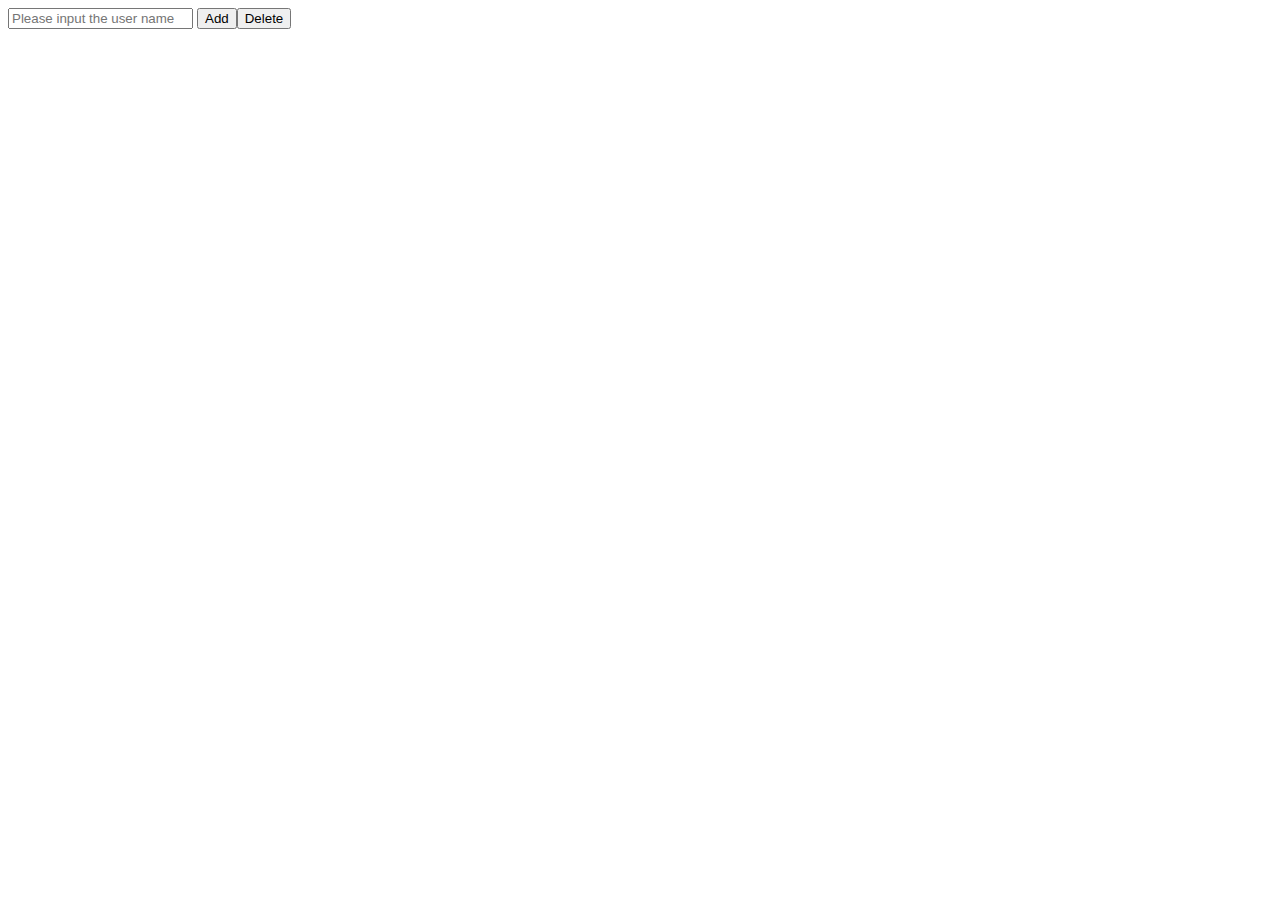
<file: 1. Problems/Session 17/1. Problem 1/index.html>
<!DOCTYPE html>
<html lang="en">

<head>
    <meta charset="UTF-8">
    <meta http-equiv="X-UA-Compatible" content="IE=edge">
    <meta name="viewport" content="width=device-width, initial-scale=1.0">
    <title>Problem 1</title>
</head>

<body>
    <input type="text" id="user" name="user" placeholder="Please input the user name">
    <button id="add">Add</button><button id="delete">Delete</button><br>
    <small id="highlight"></small>
    <script src="./main.js"></script>

</body>

</html>
</file>
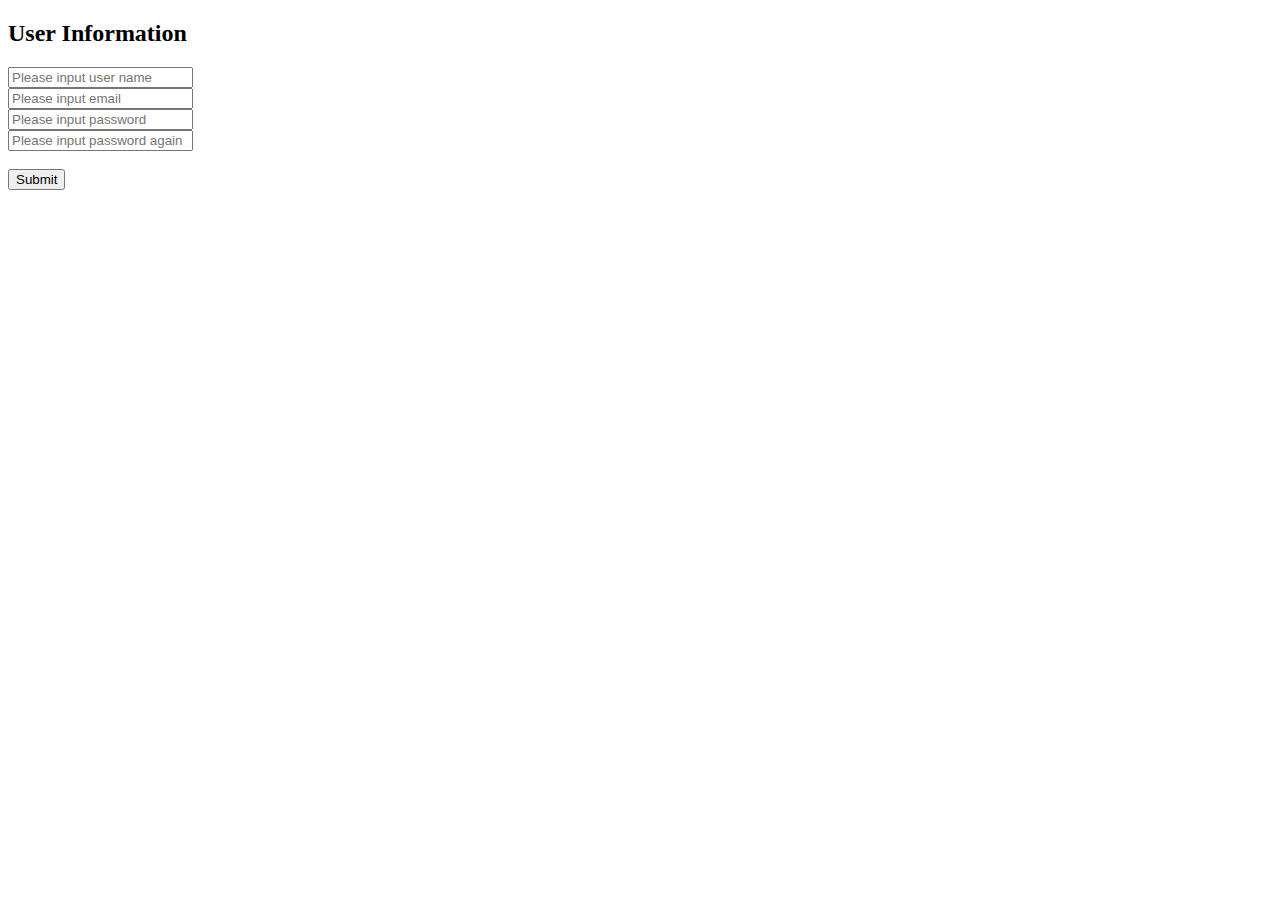
<file: 1. Problems/Session 17/2. Problem 2/index.html>
<!DOCTYPE html>
<html lang="en">
<head>
    <meta charset="UTF-8">
    <meta http-equiv="X-UA-Compatible" content="IE=edge">
    <meta name="viewport" content="width=device-width, initial-scale=1.0">
    <title>Problem 2</title>
</head>
<body>
    <h2>User Information</h2>
    <form action="#">
        <input type="text" id="user-name" name="user-name" placeholder="Please input user name"><br>
        <input type="email" id="email" name="email" placeholder="Please input email"><br>
        <input type="password" id="password" name="password" placeholder="Please input password"><br>
        <input type="password" id="retype-pass" name="retype-pass" placeholder="Please input password again"><br>
        <small id="check-retype"></small><br>
        <button type="submit" id="submit">Submit</button>
    </form>
    <script src="./main.js"></script>
</body>
</html>
</file>
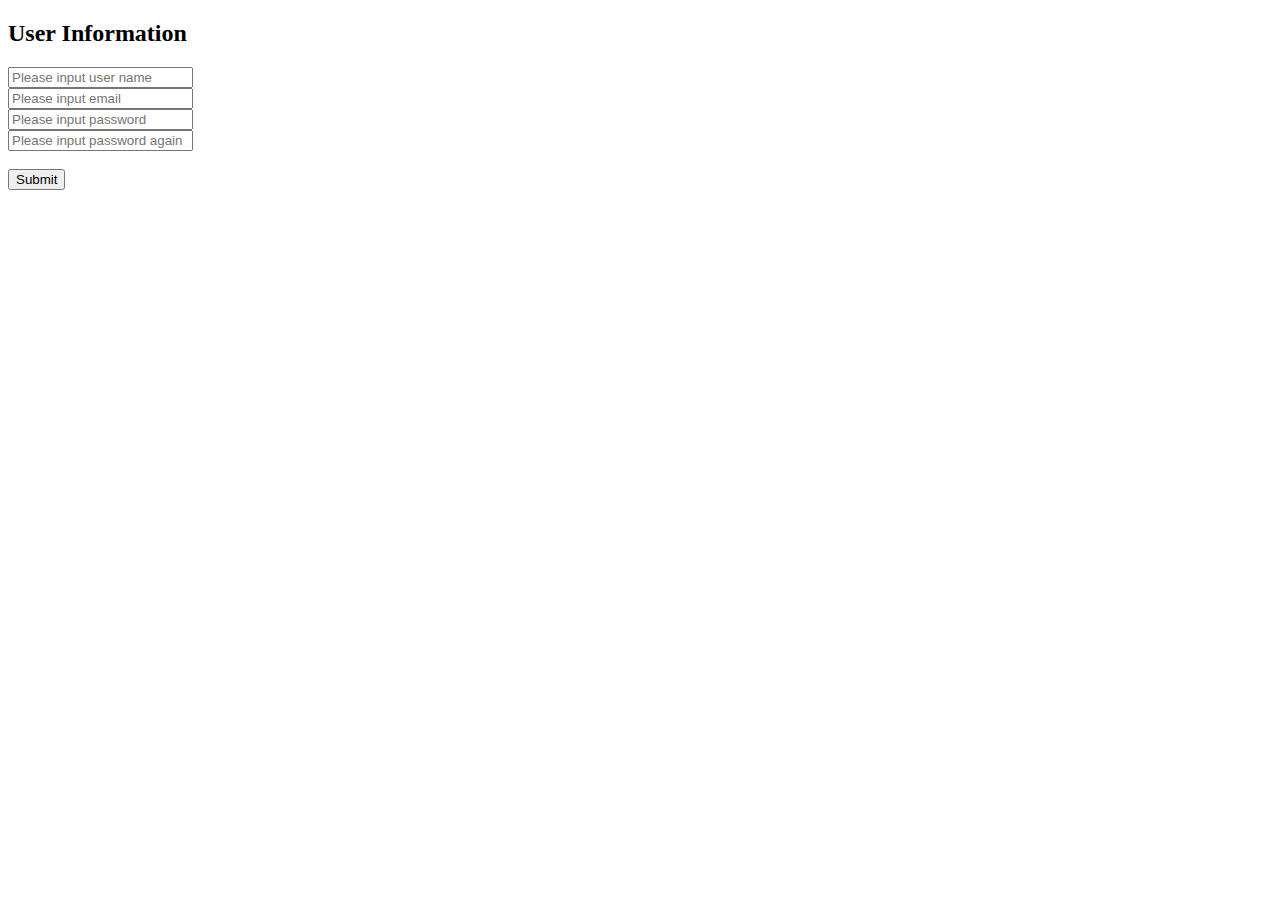
<file: 1. Problems/Session 17/3. Problem 3/index.html>
<!DOCTYPE html>
<html lang="en">
<head>
    <meta charset="UTF-8">
    <meta http-equiv="X-UA-Compatible" content="IE=edge">
    <meta name="viewport" content="width=device-width, initial-scale=1.0">
    <title>Problem 3</title>
</head>
<body>
    <h2>User Information</h2>
    <form action="#">
        <input type="text" id="user-name" name="user-name" placeholder="Please input user name"><br>
        <input type="email" id="email" name="email" placeholder="Please input email"><br>
        <input type="password" id="password" name="password" placeholder="Please input password"><br>
        <input type="password" id="retype-pass" name="retype-pass" placeholder="Please input password again"><br>
        <small id="check-retype"></small><br>
        <button type="submit" id="submit">Submit</button>
    </form>
    <script src="./main.js"></script>
</body>
</html>
</file>
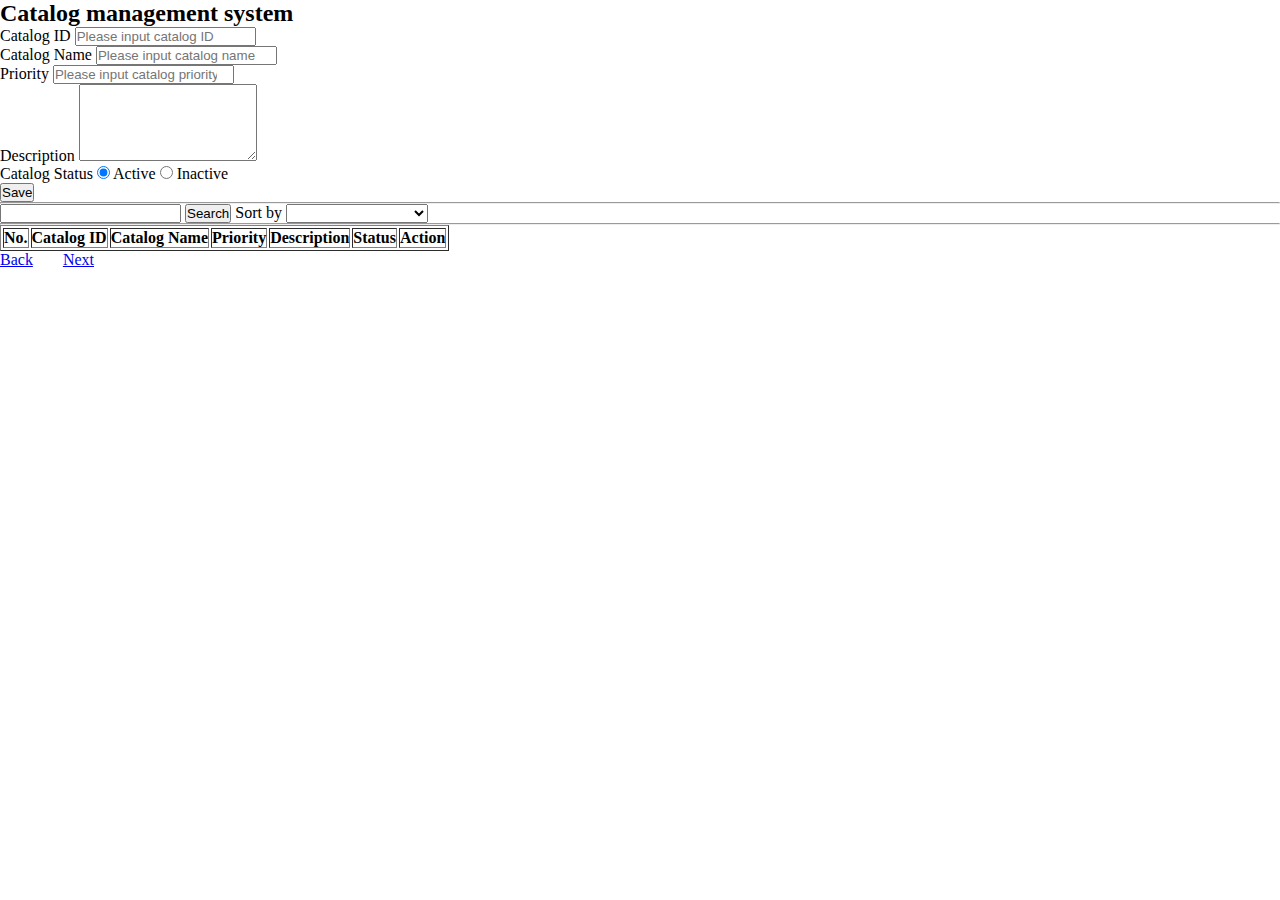
<file: 1. Problems/Session 17/4. Comprehensive Assignment/index.html>
<!DOCTYPE html>
<html lang="en">

<head>
    <meta charset="UTF-8">
    <meta name="viewport" content="width=device-width, initial-scale=1.0">
    <link rel="stylesheet" href="style.css">
    <title>Comprehensive Assignment</title>
</head>

<body>
    <section>
        <div>
            <h2>Catalog management system</h2>
            <form action="#">
                <label for="catalog-Id">Catalog ID</label>
                <input type="text" id="catalog-Id" name="catalog-Id" placeholder="Please input catalog ID"><br>
                <label for="catalog-name">Catalog Name</label>
                <input type="text" id="catalog-name" name="catalog-name" placeholder="Please input catalog name"><br>
                <label for="catalog-prior">Priority</label>
                <input type="number" id="catalog-prior" name="catalog-prior"
                    placeholder="Please input catalog priority"><br>
                <label for="catalog-desc">Description</label>
                <textarea name="catalog-desc" id="catalog-desc" cols="20" rows="5"></textarea><br>
                <label for="catalog-status">Catalog Status</label>
                <input type="radio" id="active" name="catalog-status" checked value="Active">
                <label for="catalog-status">Active</label>
                <input type="radio" id="inactive" name="catalog-status" value="Inactive">
                <label for="catalog-status">Inactive</label><br>
                <button id="save" type="submit">Save</button>
            </form>
        </div>
        <hr>
        <div>
            <form action="#">
                <input type="text" id="key-word" name="key-word">
                <button type="submit" id="search">Search</button>
                <label for="sort">Sort by</label>
                <select name="sort" id="sort" onchange="sortCatalog()">
                    <option value=""></option>
                    <option value="catalogName ASC">catalogName ASC</option>
                    <option value="catalogName DESC">catalogName DESC</option>
                    <option value="Priority ASC">Priority ASC</option>
                    <option value="Priority DESC">Priority DESC</option>
                </select>
            </form>
        </div>
        <hr>
        <div>
            <table border="1">
                <thead>
                    <tr>
                        <th>No.</th>
                        <th>Catalog ID</th>
                        <th>Catalog Name</th>
                        <th>Priority</th>
                        <th>Description</th>
                        <th>Status</th>
                        <th colspan="2">Action</th>
                    </tr>
                </thead>
                <tbody id="table-content">
                    <!-- <tr>
                        <td></td>
                        <td></td>
                        <td></td>
                        <td></td>
                        <td></td>
                        <td></td>
                        <td>
                            <button></button>
                            <button></button>
                        </td>
                    </tr> -->
                </tbody>
            </table>
            <div class="pageNum">
                <a href="javascript:backPage()" id="back">Back</a>
                <ul id="listPages">
                    <!-- <li><a href=""></a></li> -->
                </ul>
                <a href="javascript:nextPage()" id="next">Next</a>
            </div>
            <!-- <button type="submit" id="paginate-up" onclick="paginatePageUp()">Next</button>
            <button type="submit" id="paginate-down" onclick="paginatePageDown()">Prev</button> -->
        </div>
    </section>
    <script src="./main-1.js"></script>
</body>

</html>
</file>
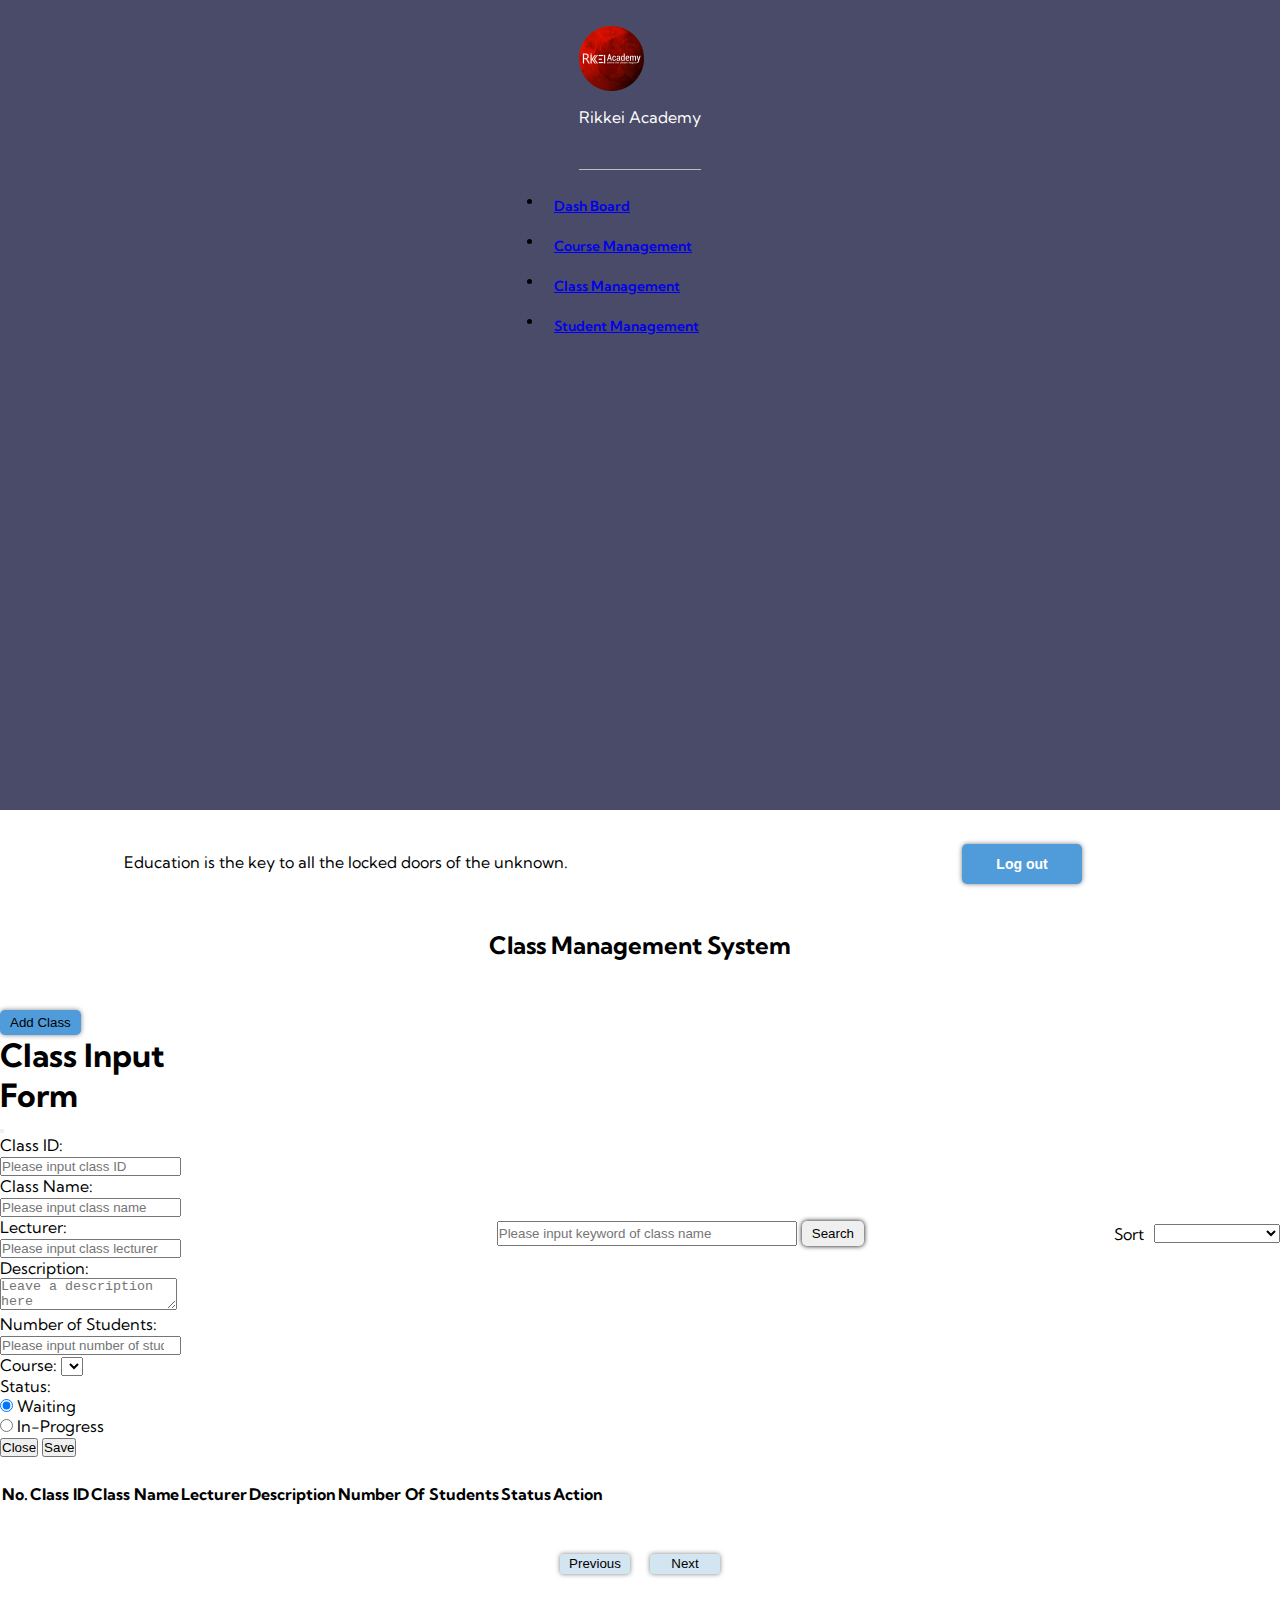
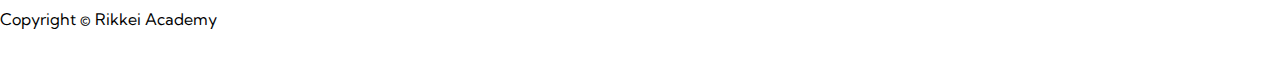
<file: firstProject/html/classManagement.html>
<!DOCTYPE html>
<html lang="en">

<head>
    <meta charset="UTF-8">
    <meta http-equiv="X-UA-Compatible" content="IE=edge">
    <meta name="viewport" content="width=device-width, initial-scale=1.0">
    <link href="https://cdn.jsdelivr.net/npm/bootstrap@5.0.2/dist/css/bootstrap.min.css" rel="stylesheet"
        integrity="sha384-EVSTQN3/azprG1Anm3QDgpJLIm9Nao0Yz1ztcQTwFspd3yD65VohhpuuCOmLASjC" crossorigin="anonymous">
    <link rel="preconnect" href="https://fonts.googleapis.com">
    <link rel="preconnect" href="https://fonts.gstatic.com" crossorigin>
    <link
        href="https://fonts.googleapis.com/css2?family=Kanit:wght@300;400;500;600;700&family=Kumbh+Sans:wght@300;400;500;600;700&family=Poppins:wght@300;400;500;600;700&family=Pridi:wght@300;400;500;600;700&family=Readex+Pro:wght@300;400;500;600;700&family=Roboto:ital,wght@0,400;0,500;0,700;1,400&display=swap"
        rel="stylesheet">
    <link rel="stylesheet" href="/firstProject/CSS/classManagement.css">
    <link rel="stylesheet" href="https://use.fontawesome.com/releases/v5.15.4/css/all.css"
        integrity="sha384-DyZ88mC6Up2uqS4h/KRgHuoeGwBcD4Ng9SiP4dIRy0EXTlnuz47vAwmeGwVChigm" crossorigin="anonymous" />
    <title>Class Management</title>
</head>

<body>
    <div class="container-fluid">
        <section class="row">
            <section class="col-2">
                <div id="main-logo" class="container text-center">
                    <img class="rikkei-logo" src="/firstProject/img/imgCommon/index.png" alt="rikkei-logo">
                    <p>Rikkei Academy</p>
                </div>
                <div>
                    <ul class="nav d-flex flex-column">
                        <li class="row">
                            <div class="nav-item">
                                <i class="fas fa-chart-line"></i>
                                <a class="text-light text-decoration-none" href="/firstProject/html/dashBoard.html">Dash
                                    Board</a>
                            </div>
                        </li>
                        <li class="row">
                            <div id="nav-course" class="nav-item">
                                <i class="fas fa-home"></i>
                                <a class="text-light text-decoration-none"
                                    href="/firstProject/html/courseManagement.html">Course
                                    Management</a>
                            </div>
                        </li>
                        <li class="row">
                            <div id="nav-class" class="nav-item">
                                <i class="fas fa-university"></i>
                                <a class="text-light text-decoration-none"
                                    href="/firstProject/html/classManagement.html">Class
                                    Management</a>
                            </div>
                        </li>
                        <li class="row">
                            <div id="nav-student" class="nav-item">
                                <i class="fas fa-user-graduate"></i>
                                <a class="text-light text-decoration-none"
                                    href="/firstProject/html/studentManagement.html">Student
                                    Management</a>
                            </div>
                        </li>
                    </ul>
                </div>
            </section>
            <section class="col-10">
                <header>
                    <p>Education is the key to all the locked doors of the unknown.</p>
                    <div class="icon-notify">
                        <i class="fas fa-bell"></i>
                    </div>
                    <button type="submit" id="logout">Log out</button>
                </header>
                <main>
                    <h2>Class Management System</h2>
                    <div class="modify-tool">
                        <div>
                            <button type="button" id="add" class="btn btn-primary" data-bs-toggle="modal"
                                data-bs-target="#newClass">
                                Add Class
                            </button>
                            <!-- Modal add and update -->
                            <div class="modal fade" id="newClass" tabindex="-1" aria-labelledby="exampleModalLabel"
                                aria-hidden="true">
                                <div class="modal-dialog">
                                    <div class="modal-content">
                                        <div class="modal-header">
                                            <h1 class="modal-title fs-5" id="exampleModalLabel">Class Input Form</h1>
                                            <button type="button" class="btn-close" data-bs-dismiss="modal"
                                                aria-label="Close"></button>
                                        </div>
                                        <div class="modal-body">
                                            <div class="mb-3">
                                                <label for="classId" class="form-label">Class
                                                    ID:</label>
                                                <input type="text" class="form-control" id="classId" name="classId"
                                                    placeholder="Please input class ID">
                                            </div>
                                            <div class="mb-3">
                                                <label for="className" class="form-label">Class
                                                    Name:</label>
                                                <input id="className" name="className" class="form-control" type="text"
                                                    placeholder="Please input class name"
                                                    aria-label="default input example">
                                            </div>
                                            <div class="mb-3">
                                                <label for="lecturer" class="form-label">Lecturer:</label>
                                                <input id="lecturer" name="lecturer" class="form-control" type="text"
                                                    placeholder="Please input class lecturer"
                                                    aria-label="default input example">
                                            </div>
                                            <div class="mb-3">
                                                <label for="desc" class="form-label">Description:</label>
                                                <textarea class="form-control" placeholder="Leave a description here"
                                                    id="desc"></textarea>
                                            </div>
                                            <div class="mb-3">
                                                <label for="studentNum" class="form-label">Number of
                                                    Students:</label>
                                                <input id="studentNum" name="studentNum" class="form-control"
                                                    type="number" placeholder="Please input number of students in class"
                                                    aria-label="default input example">
                                            </div>
                                            <div class="mb-3">
                                                <label for="course" class="form-label">Course:</label>
                                                <select id="course" name="course" class="form-select"
                                                    aria-label="Default select example">
                                                </select>
                                            </div>
                                            <label for="status" class="form-label">Status:</label><br>
                                            <div class="form-check form-check-inline">
                                                <input class="form-check-input" type="radio" name="status" id="waiting"
                                                    value="Waiting" checked>
                                                <label class="form-check-label" for="inlineRadio1">Waiting</label>
                                            </div>
                                            <div class="form-check form-check-inline">
                                                <input class="form-check-input" type="radio" name="status"
                                                    id="in-progress" value="In-progress">
                                                <label class="form-check-label" for="inlineRadio2">In-Progress</label>
                                            </div>
                                        </div>
                                        <div class="modal-footer">
                                            <button type="button" class="btn btn-secondary"
                                                data-bs-dismiss="modal">Close</button>
                                            <button type="submit" id="save" class="btn btn-primary">Save</button>
                                        </div>
                                    </div>
                                </div>
                            </div>
                            <!-- Modal  delete-->
                            <!-- <div class="modal fade" id="deleteModal" tabindex="-1" aria-labelledby="exampleModalLabel"
                                aria-hidden="true">
                                <div class="modal-dialog">
                                    <div class="modal-content">
                                        <div class="modal-header">
                                            <h5 class="modal-title" id="exampleModalLabel">Warning</h5>
                                            <button type="button" class="btn-close" data-bs-dismiss="modal"
                                                aria-label="Close"></button>
                                        </div>
                                        <div class="modal-body">
                                            <p>Please make sure that you wanna delete this class!!!</p>
                                        </div>
                                        <div class="modal-footer">
                                            <button type="button" class="btn btn-secondary"
                                                data-bs-dismiss="modal">Cancel</button>
                                            <button type="submit" class="btn btn-primary" id="deleteCheck">Ok</button>
                                        </div>
                                    </div>
                                </div>
                            </div> -->
                        </div>
                        <div class="search">
                            <input id="keyword" type="text" class="form-control" aria-label="Sizing example input"
                                aria-describedby="inputGroup-sizing-default"
                                placeholder="Please input keyword of class name">
                            <button type="submit" id="search">Search</button>
                        </div>
                        <div class="sort">
                            <p>Sort</p>
                            <select name="sort" id="sort" onchange="sortData()" class="form-select"
                                aria-label="Default select example">
                                <option value=""></option>
                                <option value="Class Name ASC">Class Name ASC</option>
                                <!-- <option value="Course Duration">Course Duration</option> -->
                            </select>
                        </div>
                    </div>
                    <table class="table">
                        <thead>
                            <tr>
                                <th scope="col">No.</th>
                                <th scope="col">Class ID</th>
                                <th scope="col">Class Name</th>
                                <th scope="col">Lecturer</th>
                                <th scope="col">Description</th>
                                <th scope="col">Number Of Students</th>
                                <th scope="col">Status</th>
                                <th scope="col" colspan="2">Action</th>
                            </tr>
                        </thead>
                        <tbody id="class-info">
                        </tbody>
                    </table>
                    <div class="paginate">
                        <button id="prev" type="sumbit" onclick="backPage()">Previous</button>
                        <ul id="listPage"></ul>
                        <button id="next" type="sumbit" onclick="nextPage()">Next</button>
                    </div>
                </main>
            </section>
        </section>
        <section class="row footer">
            <div class="col-12 text-center">
                <p>Copyright &copy; Rikkei Academy</p>
            </div>
        </section>
    </div>
    <script src="https://cdn.jsdelivr.net/npm/bootstrap@5.0.2/dist/js/bootstrap.bundle.min.js"
        integrity="sha384-MrcW6ZMFYlzcLA8Nl+NtUVF0sA7MsXsP1UyJoMp4YLEuNSfAP+JcXn/tWtIaxVXM"
        crossorigin="anonymous"></script>
    <script src="/firstProject/html/dataStorage.html"></script>
    <script src="/firstProject/javascript/classManagement.js"></script>
</body>

</html>
</file>
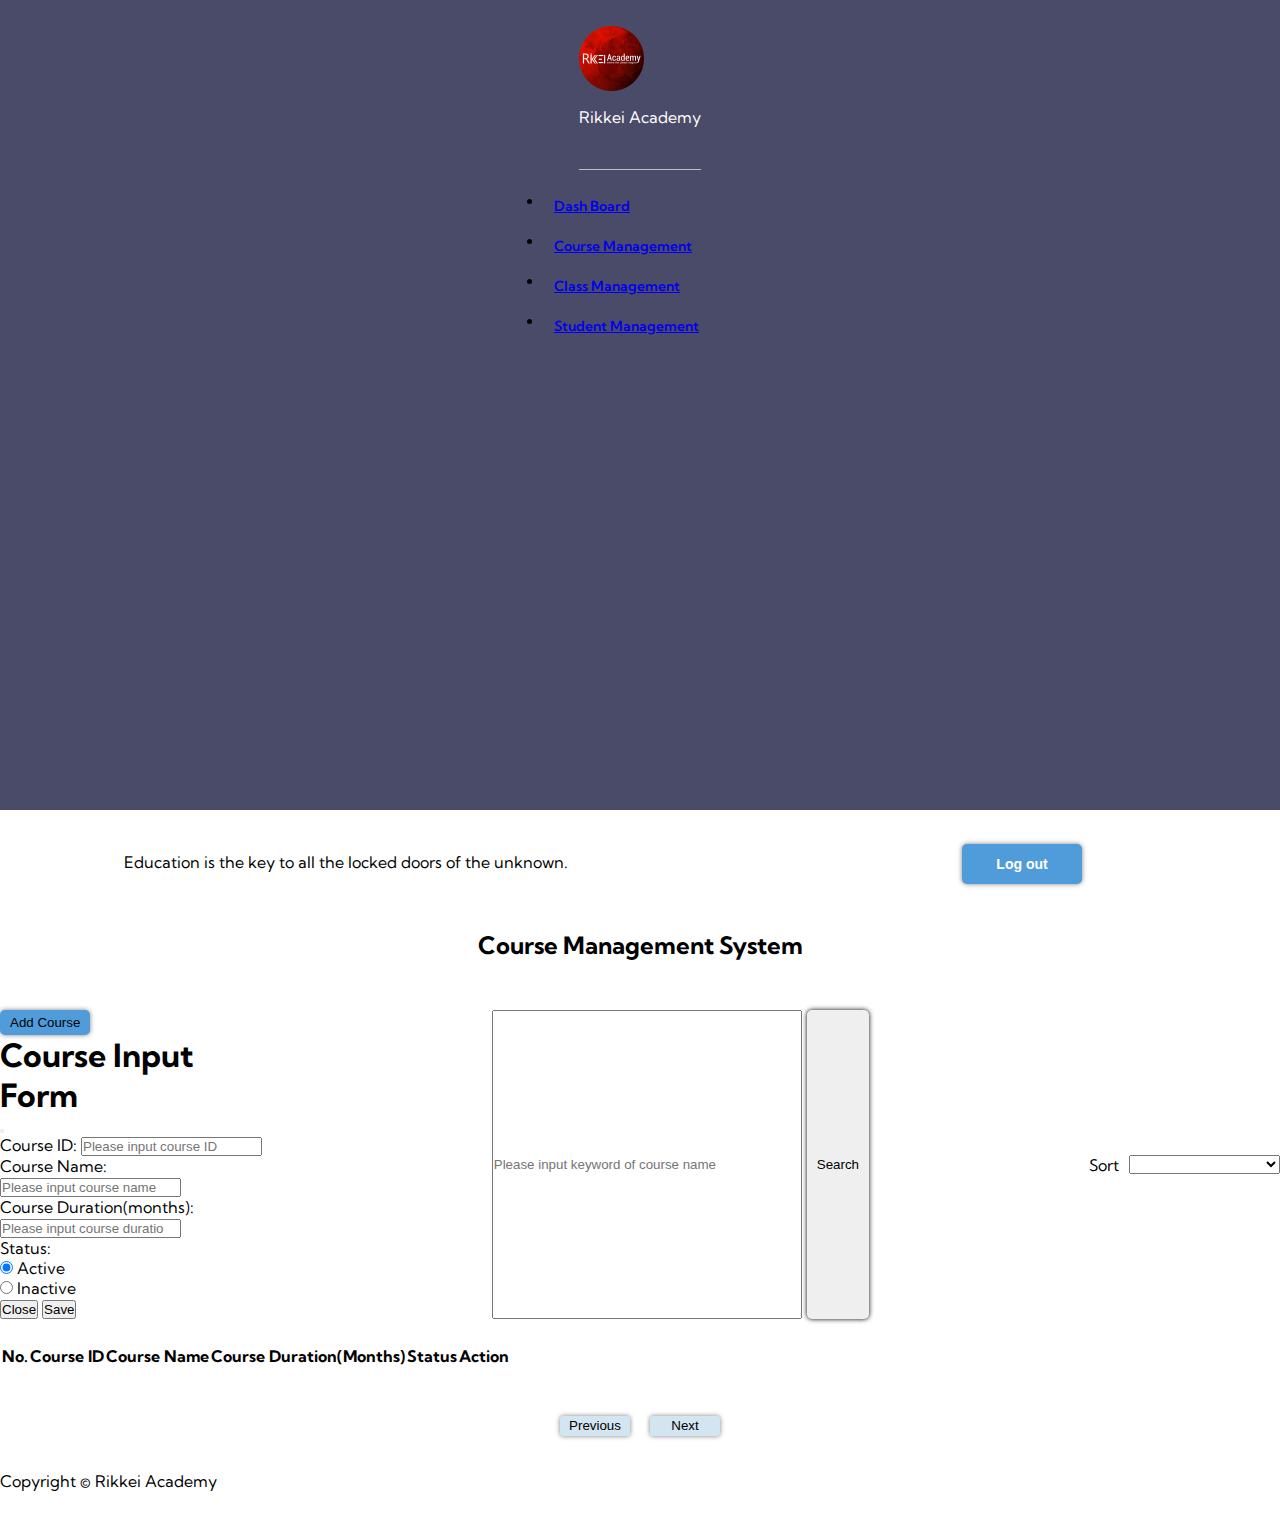
<file: firstProject/html/courseManagement.html>
<!DOCTYPE html>
<html lang="en">

<head>
    <meta charset="UTF-8">
    <meta http-equiv="X-UA-Compatible" content="IE=edge">
    <meta name="viewport" content="width=device-width, initial-scale=1.0">
    <link href="https://cdn.jsdelivr.net/npm/bootstrap@5.0.2/dist/css/bootstrap.min.css" rel="stylesheet"
        integrity="sha384-EVSTQN3/azprG1Anm3QDgpJLIm9Nao0Yz1ztcQTwFspd3yD65VohhpuuCOmLASjC" crossorigin="anonymous">
    <link rel="preconnect" href="https://fonts.googleapis.com">
    <link rel="preconnect" href="https://fonts.gstatic.com" crossorigin>
    <link
        href="https://fonts.googleapis.com/css2?family=Kanit:wght@300;400;500;600;700&family=Kumbh+Sans:wght@300;400;500;600;700&family=Poppins:wght@300;400;500;600;700&family=Pridi:wght@300;400;500;600;700&family=Readex+Pro:wght@300;400;500;600;700&family=Roboto:ital,wght@0,400;0,500;0,700;1,400&display=swap"
        rel="stylesheet">
    <link rel="stylesheet" href="/firstProject/CSS/courseManagement.css">
    <link rel="stylesheet" href="https://use.fontawesome.com/releases/v5.15.4/css/all.css"
        integrity="sha384-DyZ88mC6Up2uqS4h/KRgHuoeGwBcD4Ng9SiP4dIRy0EXTlnuz47vAwmeGwVChigm" crossorigin="anonymous" />
    <title>Course Management</title>
</head>

<body>
    <div class="container-fluid">
        <section class="row">
            <section class="col-2">
                <div id="main-logo" class="container text-center">
                    <img class="rikkei-logo" src="/firstProject/img/imgCommon/index.png" alt="rikkei-logo">
                    <p>Rikkei Academy</p>
                </div>
                <div>
                    <ul class="nav d-flex flex-column">
                        <li class="row">
                            <div class="nav-item">
                                <i class="fas fa-chart-line"></i>
                                <a class="text-light text-decoration-none" href="/firstProject/html/dashBoard.html">Dash
                                    Board</a>
                            </div>
                        </li>
                        <li class="row">
                            <div id="nav-course" class="nav-item">
                                <i class="fas fa-home"></i>
                                <a class="text-light text-decoration-none"
                                    href="/firstProject/html/courseManagement.html">Course
                                    Management</a>
                            </div>
                        </li>
                        <li class="row">
                            <div id="nav-class" class="nav-item">
                                <i class="fas fa-university"></i>
                                <a class="text-light text-decoration-none"
                                    href="/firstProject/html/classManagement.html">Class
                                    Management</a>
                            </div>
                        </li>
                        <li class="row">
                            <div id="nav-student" class="nav-item">
                                <i class="fas fa-user-graduate"></i>
                                <a class="text-light text-decoration-none"
                                    href="/firstProject/html/studentManagement.html">Student
                                    Management</a>
                            </div>
                        </li>
                    </ul>
                </div>
            </section>
            <section class="col-10">
                <header>
                    <p>Education is the key to all the locked doors of the unknown.</p>
                    <div class="icon-notify">
                        <i class="fas fa-bell"></i>
                    </div>
                    <button type="submit" id="logout">Log out</button>
                </header>
                <main>
                    <h2>Course Management System</h2>
                    <div class="modify-tool">
                        <div>
                            <button type="button" id="add" class="btn btn-primary" data-bs-toggle="modal"
                                data-bs-target="#newCourse">
                                Add Course
                            </button>
                            <!-- Modal -->
                            <div class="modal fade" id="newCourse" tabindex="-1" aria-labelledby="exampleModalLabel"
                                aria-hidden="true">
                                <div class="modal-dialog">
                                    <div class="modal-content">
                                        <div class="modal-header">
                                            <h1 class="modal-title fs-5" id="exampleModalLabel">Course Input Form</h1>
                                            <button type="button" class="btn-close" data-bs-dismiss="modal"
                                                aria-label="Close"></button>
                                        </div>
                                        <div class="modal-body">
                                            <div class="mb-3">
                                                <label for="courseId" class="form-label">Course
                                                    ID:</label>
                                                <input type="text" class="form-control" id="courseId" name="courseId"
                                                    placeholder="Please input course ID">
                                            </div>
                                            <div class="mb-3">
                                                <label for="courseName" class="form-label">Course
                                                    Name:</label>
                                                <input id="courseName" name="courseName" class="form-control"
                                                    type="text" placeholder="Please input course name"
                                                    aria-label="default input example">
                                            </div>
                                            <div class="mb-3">
                                                <label for="courseDuration" class="form-label">Course
                                                    Duration(months):</label>
                                                <input id="courseDuration" name="courseDuration" class="form-control"
                                                    type="number" placeholder="Please input course duration"
                                                    aria-label="default input example">
                                            </div>
                                            <label for="status" class="form-label">Status:</label><br>
                                            <div class="form-check form-check-inline">
                                                <input class="form-check-input" type="radio" name="status" id="active"
                                                    value="Active" checked>
                                                <label class="form-check-label" for="inlineRadio1">Active</label>
                                            </div>
                                            <div class="form-check form-check-inline">
                                                <input class="form-check-input" type="radio" name="status" id="inactive"
                                                    value="Inactive">
                                                <label class="form-check-label" for="inlineRadio2">Inactive</label>
                                            </div>
                                        </div>
                                        <div class="modal-footer">
                                            <button type="button" class="btn btn-secondary"
                                                data-bs-dismiss="modal">Close</button>
                                            <button type="submit" id="save" class="btn btn-primary">Save</button>
                                        </div>
                                    </div>
                                </div>
                            </div>
                        </div>
                        <!-- <button id="add">Add</button> -->
                        <div class="search">
                            <input id="keyword" type="text" class="form-control" aria-label="Sizing example input"
                                aria-describedby="inputGroup-sizing-default"
                                placeholder="Please input keyword of course name">
                            <button type="submit" id="search">Search</button>
                        </div>
                        <div class="sort">
                            <p>Sort</p>
                            <select name="sort" id="sort" onchange="sortData()" class="form-select"
                                aria-label="Default select example">
                                <option value=""></option>
                                <option value="Course Name ASC">Course Name ASC</option>
                                <option value="Course Duration ASC">Course Duration ASC</option>
                            </select>
                        </div>
                    </div>
                    <table class="table">
                        <thead>
                            <tr>
                                <th scope="col">No.</th>
                                <th scope="col">Course ID</th>
                                <th scope="col">Course Name</th>
                                <th scope="col">Course Duration(Months)</th>
                                <th scope="col">Status</th>
                                <th scope="col" colspan="2">Action</th>
                            </tr>
                        </thead>
                        <tbody id="course-info">
                        </tbody>
                    </table>
                    <div class="paginate">
                        <button id="prev" type="submit" onclick="backPage()">Previous</button>
                        <ul id="listPage"></ul>
                        <button id="next" type="submit" onclick="nextPage()">Next</button>
                    </div>
                </main>
            </section>
        </section>
        <section class="row footer">
            <div class="col-12 text-center">
                <p>Copyright &copy; Rikkei Academy</p>
            </div>
        </section>
    </div>
    <script src="https://cdn.jsdelivr.net/npm/bootstrap@5.0.2/dist/js/bootstrap.bundle.min.js"
        integrity="sha384-MrcW6ZMFYlzcLA8Nl+NtUVF0sA7MsXsP1UyJoMp4YLEuNSfAP+JcXn/tWtIaxVXM"
        crossorigin="anonymous"></script>
    <script src="/firstProject/javascript/courseManagement.js"></script>
    <script src="/firstProject/javascript/dataStorage.js"></script>

</body>

</html>
</file>
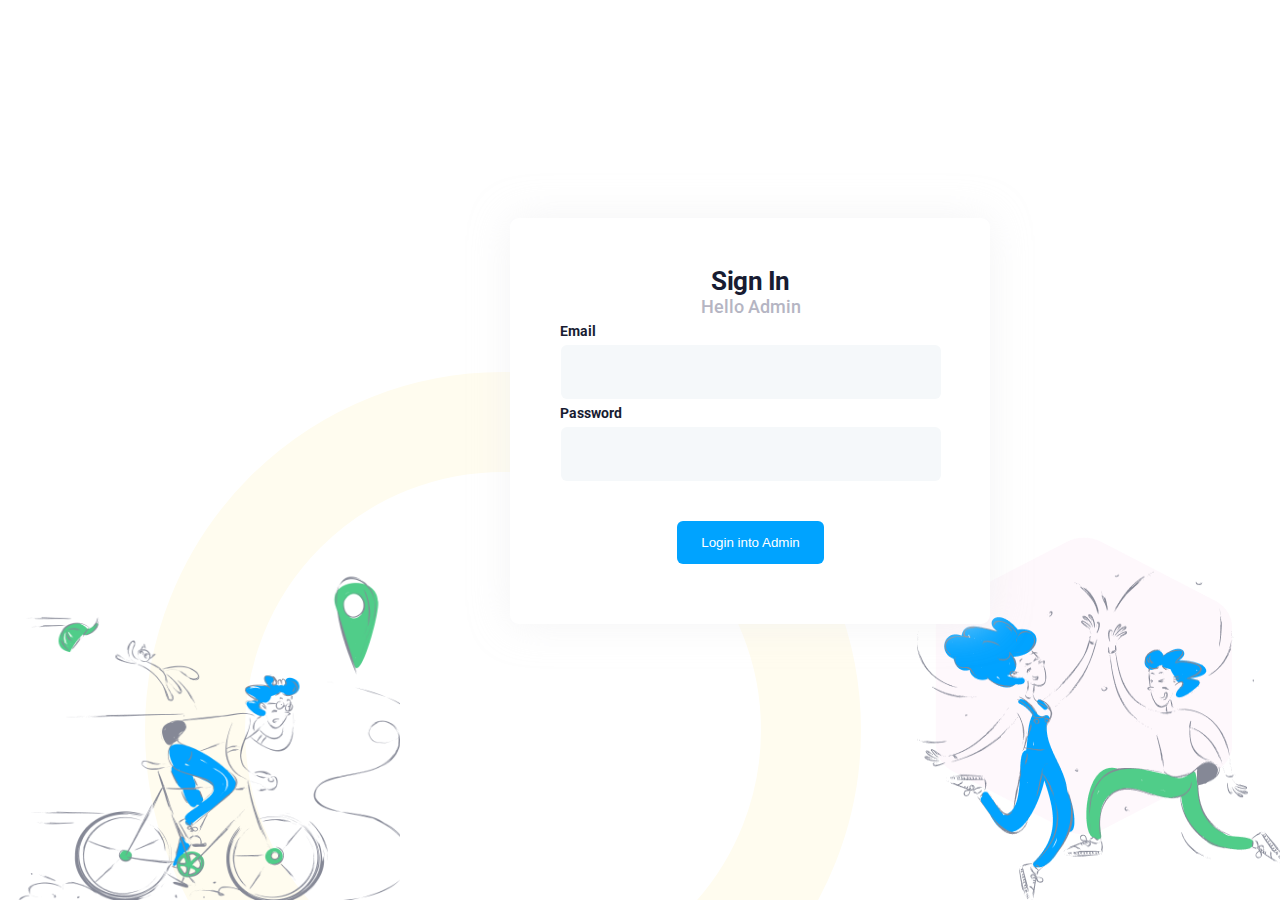
<file: firstProject/html/login.html>
<!DOCTYPE html>
<html lang="en">

<head>
    <meta charset="UTF-8">
    <meta http-equiv="X-UA-Compatible" content="IE=edge">
    <meta name="viewport" content="width=device-width, initial-scale=1.0">
    <link href="https://cdn.jsdelivr.net/npm/bootstrap@5.3.0/dist/css/bootstrap.min.css" rel="stylesheet"
        integrity="sha384-9ndCyUaIbzAi2FUVXJi0CjmCapSmO7SnpJef0486qhLnuZ2cdeRhO02iuK6FUUVM" crossorigin="anonymous">
    <link rel="preconnect" href="https://fonts.googleapis.com">
    <link rel="preconnect" href="https://fonts.gstatic.com" crossorigin>
    <link
        href="https://fonts.googleapis.com/css2?family=Kanit:wght@300;400;500;600;700&family=Poppins:wght@300;400;500;600;700&family=Pridi:wght@300;400;500;600;700&family=Readex+Pro:wght@300;400;500;600;700&family=Roboto:ital,wght@0,400;0,500;0,700;1,400&display=swap"
        rel="stylesheet">
    <link rel="stylesheet" href="/firstProject/CSS/style.css">
    <title>Login</title>
</head>

<body>
    <div class="container-main">

        <img class="img-fluid" src="/firstProject/img/imgLogin/S_geolocation.png" alt="img-logo">
        <img class="img-fluid" src="/firstProject/img/imgLogin/S_community.png" alt="img-logo">
        <div class="img-3"></div>
        <!-- <img src="./img/Ellipse 6.png" alt=""> -->
        <img class="img-fluid" src="/firstProject/img/imgLogin/Polygon 1.png" alt="img-logo">
        <form action="#" class="form-login">
            <div class="content-form">
                <h3>Sign In</h3>
                <p>Hello Admin</p>
                <label for="user">Email</label>
                <input type="email" name="user" id="user-email"><br>
                <label for="password">Password</label>
                <input type="password" name="password" id="password">
                <button type="submit" id="login">Login into Admin</button>
            </div>
        </form>

    </div>
    <script src="/firstProject/javascript/dataStorage.js"></script>
    <script src="/firstProject/javascript/main.js"></script>
    <script src="https://cdn.jsdelivr.net/npm/bootstrap@5.3.0/dist/js/bootstrap.bundle.min.js"
        integrity="sha384-geWF76RCwLtnZ8qwWowPQNguL3RmwHVBC9FhGdlKrxdiJJigb/j/68SIy3Te4Bkz"
        crossorigin="anonymous"></script>
</body>

</html>
</file>
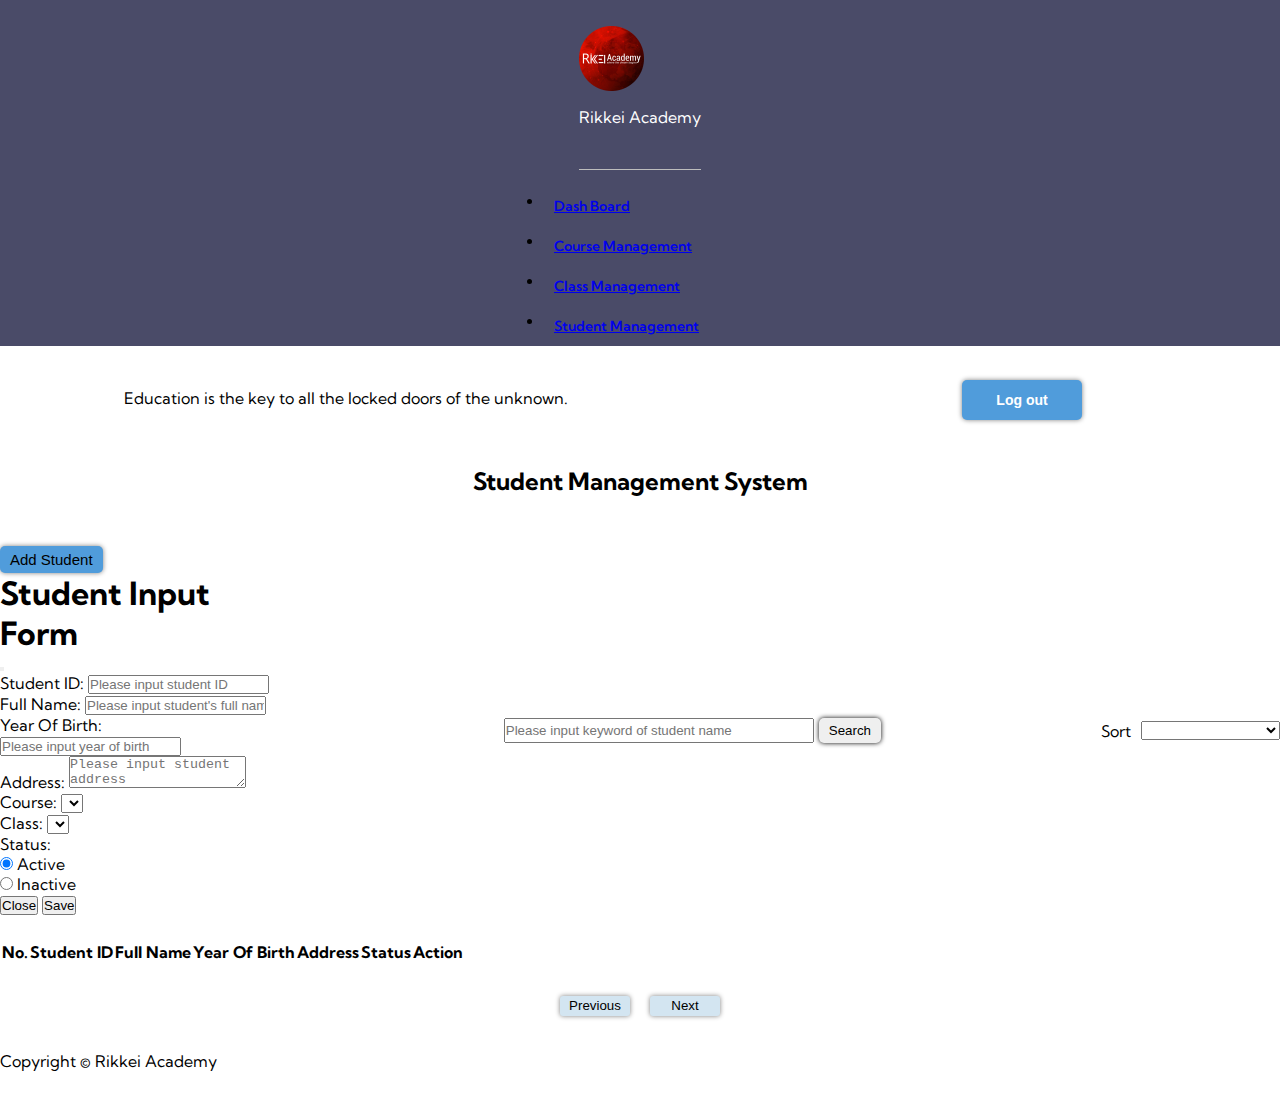
<file: firstProject/html/studentManagement.html>
<!DOCTYPE html>
<html lang="en">

<head>
    <meta charset="UTF-8">
    <meta http-equiv="X-UA-Compatible" content="IE=edge">
    <meta name="viewport" content="width=device-width, initial-scale=1.0">
    <link href="https://cdn.jsdelivr.net/npm/bootstrap@5.3.0/dist/css/bootstrap.min.css" rel="stylesheet"
        integrity="sha384-9ndCyUaIbzAi2FUVXJi0CjmCapSmO7SnpJef0486qhLnuZ2cdeRhO02iuK6FUUVM" crossorigin="anonymous">
    <link rel="preconnect" href="https://fonts.googleapis.com">
    <link rel="preconnect" href="https://fonts.gstatic.com" crossorigin>
    <link
        href="https://fonts.googleapis.com/css2?family=Kanit:wght@300;400;500;600;700&family=Kumbh+Sans:wght@300;400;500;600;700&family=Poppins:wght@300;400;500;600;700&family=Pridi:wght@300;400;500;600;700&family=Readex+Pro:wght@300;400;500;600;700&family=Roboto:ital,wght@0,400;0,500;0,700;1,400&display=swap"
        rel="stylesheet">
    <link rel="stylesheet" href="/firstProject/CSS/studentManagent.css">
    <link rel="stylesheet" href="https://use.fontawesome.com/releases/v5.15.4/css/all.css"
        integrity="sha384-DyZ88mC6Up2uqS4h/KRgHuoeGwBcD4Ng9SiP4dIRy0EXTlnuz47vAwmeGwVChigm" crossorigin="anonymous" />
    <title>Student Management</title>
</head>

<body>
    <div class="container-fluid">
        <section class="row">
            <section class="col-2">
                <div id="main-logo" class="container text-center">
                    <img class="rikkei-logo" src="/firstProject/img/imgCommon/index.png" alt="rikkei-logo">
                    <p>Rikkei Academy</p>
                </div>
                <div>
                    <ul class="nav d-flex flex-column">
                        <li class="row">
                            <div class="nav-item">
                                <i class="fas fa-chart-line"></i>
                                <a class="text-light text-decoration-none" href="/firstProject/html/dashBoard.html">Dash
                                    Board</a>
                            </div>
                        </li>
                        <li class="row">
                            <div id="nav-course" class="nav-item">
                                <i class="fas fa-home"></i>
                                <a class="text-light text-decoration-none"
                                    href="/firstProject/html/courseManagement.html">Course
                                    Management</a>
                            </div>
                        </li>
                        <li class="row">
                            <div id="nav-class" class="nav-item">
                                <i class="fas fa-university"></i>
                                <a class="text-light text-decoration-none"
                                    href="/firstProject/html/classManagement.html">Class
                                    Management</a>
                            </div>
                        </li>
                        <li class="row">
                            <div id="nav-student" class="nav-item">
                                <i class="fas fa-user-graduate"></i>
                                <a class="text-light text-decoration-none"
                                    href="/firstProject/html/studentManagement.html">Student
                                    Management</a>
                            </div>
                        </li>
                    </ul>
                </div>
            </section>
            <section class="col-10">
                <header>
                    <p>Education is the key to all the locked doors of the unknown.</p>
                    <div class="icon-notify">
                        <i class="fas fa-bell"></i>
                    </div>
                    <button type="submit" id="logout">Log out</button>
                </header>
                <main>
                    <h2>Student Management System</h2>
                    <div class="modify-tool">
                        <div>
                            <button type="button" id="add" class="btn btn-primary" data-bs-toggle="modal"
                                data-bs-target="#newStudent">
                                Add Student
                            </button>
                            <!-- Modal add and update -->
                            <div class="modal fade" id="newStudent" tabindex="-1" aria-labelledby="exampleModalLabel"
                                aria-hidden="true">
                                <div class="modal-dialog modal-dialog-scrollable">
                                    <div class="modal-content">
                                        <div class="modal-header">
                                            <h1 class="modal-title fs-5" id="exampleModalLabel">Student Input Form</h1>
                                            <button type="button" class="btn-close" data-bs-dismiss="modal"
                                                aria-label="Close"></button>
                                        </div>
                                        <div class="modal-body">
                                            <div class="mb-3">
                                                <label for="studentId" class="form-label">Student
                                                    ID:</label>
                                                <input type="text" class="form-control" id="studentId" name="studentId"
                                                    placeholder="Please input student ID">
                                            </div>
                                            <div class="mb-3">
                                                <label for="fullName" class="form-label">Full
                                                    Name:</label>
                                                <input id="fullName" name="fullName" class="form-control" type="text"
                                                    placeholder="Please input student's full name"
                                                    aria-label="default input example">
                                            </div>
                                            <div class="mb-3">
                                                <label for="yearOfBirth" class="form-label">Year Of Birth:</label>
                                                <input id="yearOfBirth" name="yearOfBirth" class="form-control"
                                                    type="number" placeholder="Please input year of birth"
                                                    aria-label="default input example">
                                            </div>
                                            <div class="mb-3">
                                                <label for="address" class="form-label">Address:</label>
                                                <textarea class="form-control"
                                                    placeholder="Please input student address" id="address"></textarea>
                                            </div>
                                            <div class="mb-3">
                                                <label for="course" class="form-label">Course:</label>
                                                <select id="course" name="course" class="form-select"
                                                    aria-label="Default select example" onchange="showClassOfCourse()">
                                                </select>
                                            </div>
                                            <div class="mb-3">
                                                <label for="classStudent" class="form-label">Class:</label>
                                                <select id="classStudent" name="classStudent" class="form-select"
                                                    aria-label="Default select example">
                                                </select>
                                            </div>
                                            <label for="status" class="form-label">Status:</label><br>
                                            <div class="form-check form-check-inline">
                                                <input class="form-check-input" type="radio" name="status" id="active"
                                                    value="Active" checked>
                                                <label class="form-check-label" for="inlineRadio1">Active</label>
                                            </div>
                                            <div class="form-check form-check-inline">
                                                <input class="form-check-input" type="radio" name="status" id="inactive"
                                                    value="Inactive">
                                                <label class="form-check-label" for="inlineRadio2">Inactive</label>
                                            </div>
                                        </div>
                                        <div class="modal-footer">
                                            <button type="button" class="btn btn-secondary"
                                                data-bs-dismiss="modal">Close</button>
                                            <button type="submit" id="save" class="btn btn-primary">Save</button>
                                        </div>
                                    </div>
                                </div>
                            </div>
                            <!-- Modal  delete-->
                            <!-- <div class="modal fade" id="deleteModal" tabindex="-1" aria-labelledby="exampleModalLabel"
                                aria-hidden="true">
                                <div class="modal-dialog">
                                    <div class="modal-content">
                                        <div class="modal-header">
                                            <h5 class="modal-title" id="exampleModalLabel">Warning</h5>
                                            <button type="button" class="btn-close" data-bs-dismiss="modal"
                                                aria-label="Close"></button>
                                        </div>
                                        <div class="modal-body">
                                            <p>Please make sure that you wanna delete this class!!!</p>
                                        </div>
                                        <div class="modal-footer">
                                            <button type="button" class="btn btn-secondary"
                                                data-bs-dismiss="modal">Cancel</button>
                                            <button type="submit" class="btn btn-primary" id="deleteCheck">Ok</button>
                                        </div>
                                    </div>
                                </div>
                            </div> -->
                        </div>
                        <div class="search">
                            <input id="keyword" type="text" class="form-control" aria-label="Sizing example input"
                                aria-describedby="inputGroup-sizing-default"
                                placeholder="Please input keyword of student name">
                            <button type="submit" id="search">Search</button>
                        </div>
                        <div class="sort">
                            <p>Sort</p>
                            <select name="sort" id="sort" onchange="sortData()" class="form-select"
                                aria-label="Default select example">
                                <option value=""></option>
                                <option value="Student Name ASC">Student Name ASC</option>
                                <!-- <option value=" Duration">Course Duration</option> -->
                            </select>
                        </div>
                    </div>
                    <table class="table">
                        <thead>
                            <tr>
                                <th scope="col">No.</th>
                                <th scope="col">Student ID</th>
                                <th scope="col">Full Name</th>
                                <th scope="col">Year Of Birth</th>
                                <th scope="col">Address</th>
                                <th scope="col">Status</th>
                                <th scope="col" colspan="2">Action</th>
                            </tr>
                        </thead>
                        <tbody id="student-info">
                        </tbody>
                    </table>
                    <div class="paginate">
                        <button id="prev" type="sumbit" onclick="backPage()">Previous</button>
                        <ul id="listPage"></ul>
                        <button id="next" type="sumbit" onclick="nextPage()">Next</button>
                    </div>
                </main>
            </section>
        </section>
        <section class="row footer">
            <div class="col-12 text-center">
                <p>Copyright &copy; Rikkei Academy</p>
            </div>
        </section>
    </div>
    <script src="https://cdn.jsdelivr.net/npm/bootstrap@5.0.2/dist/js/bootstrap.bundle.min.js"
        integrity="sha384-MrcW6ZMFYlzcLA8Nl+NtUVF0sA7MsXsP1UyJoMp4YLEuNSfAP+JcXn/tWtIaxVXM"
        crossorigin="anonymous"></script>
    <script src="/firstProject/javascript/dataStorage.js"></script>
    <script src="/firstProject/javascript/studentManagement.js"></script>
</body>

</html>
</file>
<file: 1. Problems/Session 17/4. Comprehensive Assignment/style.css>
* {
    padding: 0;
    margin: 0;
    box-sizing: border-box;
}

.pageNum {
    display: flex;
    align-items: center;
    gap: 15px;
}

ul {
    display: flex;
    justify-content: center;
    gap: 10px;
}

ul li {
    display: inline-block;
    list-style-type: none;
}
</file>
<file: firstProject/CSS/classManagement.css>
* {
  padding: 0;
  margin: 0;
  box-sizing: border-box;
}

body {
  font-family: "Kumbh Sans", Arial, Helvetica, sans-serif;
  font-size: 16px;
}

.col-2 {
  height: 90vh;
  padding-left: 0px !important;
  padding-right: 0px;
  display: flex;
  align-items: center;
  flex-direction: column;
  background-color: #4a4b68;
  position: relative;
}

#main-logo {
  height: 170px;
  border-bottom: 1px solid #bdbdbd;
}

.rikkei-logo {
  width: 65px;
  height: 65px;
  margin-top: 26px;
}

#main-logo p {
  margin-top: 12px;
  color: white;
}

.nav {
  width: fit-content;
  margin-top: 16px;
  gap: 15px;
}

.nav ul li {
  display: inline-block;
}

.nav ul li i {
  width: 10px;
  height: 10px;
}

.nav-item {
  width: 192px;
  height: 40px;
  font-size: 14px;
  font-weight: 600;
  display: flex;
  align-items: center;
  gap: 10px;
  border-radius: 5px;
}

.nav-item:hover {
  background-color: #446dbb;
}

.nav-item i {
  color: white;
}

.fa-solid {
  color: white;
}

.container-fluid footer {
  width: 100%;
  height: 10vh;
  border: 1px solid black;
  align-items: center;
}

.col-10 header {
  width: 100%;
  height: 95px;
  display: flex;
}

.col-10 header p {
  margin: 42px 0px 0px 124px;
}

.col-10 header .icon-notify {
  margin: 40px 48px 0 346px;
}

.col-10 header .icon-notify i {
  width: 28px;
  height: 28px;
}

.col-10 header button {
  width: 120px;
  height: 40px;
  padding: 5px 15px;
  border: none;
  font-size: 14px;
  font-weight: 600;
  line-height: normal;
  border-radius: 5px;
  box-shadow: 0px 0px 5px gray;
  background-color: var(--project-secondary-300, #509cdb);
  color: white;
  margin: 34px 127px 0px 0px;
}

/* css main */
.col-10 main h2 {
  margin: 25px 0px 50px 0px;
  text-align: center;
}

.col-10 main .modify-tool {
  margin-bottom: 25px;
  display: flex;
  justify-content: center;
  align-items: center;
  gap: 250px;
}

.sort {
  display: flex;
  align-items: center;
  justify-content: center;
  gap: 10px;
}

.sort p {
  margin-bottom: 0;
}

.table {
  margin-bottom: 3rem;
}

.table td,
.table th {
  text-align: center;
  vertical-align: middle;
}

/* button css */
#add {
  padding: 5px 10px !important;
  border: none !important;
  border-radius: 5px !important;
  background-color: #509cdb;
  box-shadow: 0px 0px 5px gray !important;
}

#search {
  padding: 5px 10px;
  border: none;
  border-radius: 5px;
  box-shadow: 0px 0px 5px;
}

.search {
  display: flex;
  justify-content: center;
  gap: 5px;
}

.search input {
  width: 300px;
}

.edit {
  width: 25px;
  height: 25px;
  background-image: url(/firstProject/img/imgCommon/pen-to-square-solid.svg);
  background-repeat: no-repeat;
  background-size: cover;
  padding: 5px !important;
  text-align: center !important;
  border: none !important;
  border-radius: 5px !important;
  color: white !important;
  background-color: #e5eef7 !important;
  box-shadow: 0px 0px 5px gray !important;
}

.btn-primary {
  --bs-btn-bg: #509cdb;
}

.delete {
  width: 25px;
  height: 25px;
  background-image: url(/firstProject/img/imgCommon/trash-can-solid.svg);
  background-repeat: no-repeat;
  background-size: contain;
  padding: 5px;
  text-align: center;
  border: none;
  border-radius: 5px;
  box-shadow: 0px 0px 5px;
  background-color: #e5eef7 !important;
}

/* pagination css */
.paginate {
  display: flex;
  justify-content: center;
  align-items: center;
  gap: 10px;
}

.paginate>button {
  width: 70px !important;
  height: 20px !important;
  background-color: rgb(211, 229, 241);
  border: none;
  border-radius: 3px;
  box-shadow: 0px 0px 5px gray;
}

#listPage {
  display: flex;
  justify-content: center;
  align-items: center;
  gap: 10px;
  padding: 0;
  margin: 0;
}

#listPage li {
  width: 30px;
  height: 20px;
  text-align: center;
  line-height: 20px;
  list-style-type: none;
}

#listPage li:hover {
  background-color: #a7d0f1;
  border: none;
  border-radius: 3px;
  box-shadow: 0px 0px 5px gray;
}

#listPage li button {
  width: 30px;
  height: 20px;
  border: none;
  border-radius: 3px;
  box-shadow: 0px 0px 5px gray;
}

#listPage li button:hover {
  color: white;
  background-color: #a7d0f1;
}

#prev {
  width: 50px;
  height: 20px;
  line-height: 20px;
  text-align: center;
}

#prev:hover {
  color: white;
  background-color: #a7d0f1;
  border: none;
  box-shadow: 0px 0px 5px gray;
}

#next {
  width: 50px;
  height: 20px;
  line-height: 20px;
  text-align: center;
}

#next:hover {
  color: white;
  background-color: #a7d0f1;
  border: none;
  box-shadow: 0px 0px 5px gray;
}

/* footer css */
.footer {
  width: 100%;
  height: 10vh;
  display: flex;
  align-items: center;
}

.footer p {
  margin-bottom: 0px !important;
}

/* private css */
</file>
<file: firstProject/CSS/courseManagement.css>
* {
  padding: 0;
  margin: 0;
  box-sizing: border-box;
}

body {
  font-family: "Kumbh Sans", Arial, Helvetica, sans-serif;
  font-size: 16px;
}

.col-2 {
  height: 90vh;
  padding-left: 0px !important;
  display: flex;
  align-items: center;
  flex-direction: column;
  background-color: #4a4b68;
  position: relative;
}

#main-logo {
  height: 170px;
  border-bottom: 1px solid #bdbdbd;
}

.rikkei-logo {
  width: 65px;
  height: 65px;
  margin-top: 26px;
}

#main-logo p {
  margin-top: 12px;
  color: white;
}

.nav {
  width: fit-content;
  margin-top: 16px;
  gap: 15px;
  /* position: absolute;
    top: 186px;
    left: 40px; */
}

.nav ul li {
  display: inline-block;
}

.nav ul li i {
  width: 10px;
  height: 10px;
}

.nav-item {
  width: 192px;
  height: 40px;
  font-size: 14px;
  font-weight: 600;
  display: flex;
  align-items: center;
  gap: 10px;
  border-radius: 5px;
}

.nav-item:hover {
  background-color: #446dbb;
}

.nav-item i {
  color: white;
}

.fa-solid {
  color: white;
}

.container-fluid footer {
  width: 100%;
  height: 10vh;
  border: 1px solid black;
  align-items: center;
}

.col-10 header {
  width: 100%;
  height: 95px;
  display: flex;
}

.col-10 header p {
  margin: 42px 0px 0px 124px;
}

.col-10 header .icon-notify {
  margin: 40px 48px 0 346px;
}

.col-10 header .icon-notify i {
  width: 28px;
  height: 28px;
}

.col-10 header button {
  width: 120px;
  height: 40px;
  padding: 5px 15px;
  border: none;
  font-size: 14px;
  font-weight: 600;
  line-height: normal;
  border-radius: 5px;
  box-shadow: 0px 0px 5px gray;
  color: white;
  background-color: var(--project-secondary-300, #509cdb);
  margin: 34px 127px 0px 0px;
}

/* css main */
.col-10 main h2 {
  margin: 25px 0px 50px 0px;
  text-align: center;
}

.col-10 main .modify-tool {
  margin-bottom: 25px;
  display: flex;
  justify-content: center;
  gap: 220px;
}

.sort {
  display: flex;
  align-items: center;
  justify-content: center;
  gap: 10px;
}

.sort p {
  margin-bottom: 0;
}

.table {
  margin-bottom: 3rem;
}

.table td,
.table th {
  text-align: center;
  vertical-align: middle;
}

/* button css */
#add {
  padding: 5px 10px !important;
  border: none !important;
  border-radius: 5px !important;
  background-color: #509cdb;
  box-shadow: 0px 0px 5px gray !important;
}

#search {
  padding: 5px 10px;
  border: none;
  border-radius: 5px;
  box-shadow: 0px 0px 5px;
}

.search {
  display: flex;
  justify-content: center;
  gap: 5px;
}

.search input {
  width: 310px;
}

.edit {
  width: 25px;
  height: 25px;
  background-image: url(/firstProject/img/imgCommon/pen-to-square-solid.svg);
  background-repeat: no-repeat;
  background-size: cover;
  padding: 5px !important;
  text-align: center !important;
  border: none !important;
  border-radius: 5px !important;
  color: white !important;
  background-color: #e5eef7 !important;
  box-shadow: 0px 0px 5px gray !important;
}

.btn-primary {
  --bs-btn-bg: #509cdb;
}

.delete {
  width: 25px;
  height: 25px;
  background-image: url(/firstProject/img/imgCommon/trash-can-solid.svg);
  background-repeat: no-repeat;
  background-size: contain;
  padding: 5px;
  text-align: center;
  border: none;
  border-radius: 5px;
  box-shadow: 0px 0px 5px;
  background-color: #e5eef7 !important;
}

/* pagination css */
.paginate {
  display: flex;
  justify-content: center;
  align-items: center;
  gap: 10px;
}

.paginate>button {
  width: 70px !important;
  height: 20px !important;
  background-color: rgb(211, 229, 241);
  border: none;
  border-radius: 3px;
  box-shadow: 0px 0px 5px gray;
}

#listPage {
  display: flex;
  justify-content: center;
  align-items: center;
  gap: 10px;
  padding: 0;
  margin: 0;
}

#listPage li {
  width: 30px;
  height: 20px;
  text-align: center;
  line-height: 20px;
  list-style-type: none;
}

#listPage li:hover {
  background-color: #a7d0f1;
  border: none;
  border-radius: 3px;
  box-shadow: 0px 0px 5px gray;
}

#listPage li button {
  width: 30px;
  height: 20px;
  border: none;
  border-radius: 3px;
  box-shadow: 0px 0px 5px gray;
}

#listPage li button:hover {
  color: white;
  background-color: #a7d0f1;
}

#prev {
  width: 50px;
  height: 20px;
  line-height: 20px;
  text-align: center;
}

#prev:hover {
  color: white;
  background-color: #a7d0f1;
  border: none;
  box-shadow: 0px 0px 5px gray;
}

#next {
  width: 50px;
  height: 20px;
  line-height: 20px;
  text-align: center;
}

#next:hover {
  color: white;
  background-color: #a7d0f1;
  border: none;
  box-shadow: 0px 0px 5px gray;
}

/* footer css */
.footer {
  width: 100%;
  height: 10vh;
  display: flex;
  align-items: center;
}

.footer p {
  margin-bottom: 0px !important;
}


/* private css */
</file>
<file: firstProject/CSS/style.css>
* {
    padding: 0;
    margin: 0;
    box-sizing: border-box;
}

.container-main {
    max-width: 1500px;
    width: 100%;
    height: 100vh;
    max-height: 900px;
    /* margin: 0 auto; */
    background-color: #ffff;
    position: relative;
    font-family: "Roboto";
    overflow-y: hidden;
}

.container-main img {
    width: 400px;
    height: 364px;
    position: absolute;
}

.container-main img:nth-child(1) {
    bottom: 0;
    left: 0;
    z-index: 2;
}

.container-main img:nth-child(2) {
    bottom: 0;
    right: 0;
    color: #FFFCEF;
    z-index: 1;
}

.img-3 {
    width: 716px;
    height: 716px;
    border-radius: 358px;
    border: 100px solid #FFFCEF;
    position: absolute;
    left: 145px;
    bottom: -188px;
    z-index: 1;
}

/* .container-main img:nth-child(3) {
    width: 716px;
    height: 716px;
    left: 145px;
    bottom: -188px;
    z-index: 1;
} */

.container-main img:nth-child(4) {
    width: 297px;
    height: 297px;
    left: 935px;
    bottom: 66px;
}

.form-login {
    width: 480px;
    height: auto;
    padding: 48px 49px 60px 50px;
    /* margin: 218px auto; */
    border-radius: 9px;
    background: #FFF;
    box-shadow: 0px 0px 40px 0px rgba(239, 240, 241, 0.70);
    position: absolute;
    top: 218px;
    left: 510px;
    z-index: 6;
}

.content-form {
    text-align: center;
}

.content-form h3 {
    color: #181C32;
    text-align: center;
    font-size: 26px;
    font-style: normal;
    font-weight: 700;
    line-height: normal;
    letter-spacing: -0.52px;
}

.content-form p {
    color: #B5B5C3;
    text-align: center;
    font-size: 18px;
    font-style: normal;
    font-weight: 500;
    line-height: normal;
}

.content-form label {
    display: flex;
    width: 194px;
    height: 28px;
    flex-shrink: 0;
    color: #181C32;
    font-size: 14px;
    font-family: Roboto;
    font-style: normal;
    font-weight: 700;
    line-height: 28px;
}

.content-form input {
    width: 380px;
    height: 54px;
    border-radius: 6px;
    background: #F5F8FA;
    outline: none;
    padding-left: 20px;
    line-height: 54px;
    border: none;
    background-color: #F5F8FA;
}

.content-form input:hover {
    box-shadow: 0px 0px 3px gray;
}

#password {
    margin-bottom: 40px;
}

.content-form button {
    padding: 14px 24px;
    border-radius: 6px;
    background: #00A3FF;
    margin: 0 auto;
    border: none;
    color: white;
}
</file>
<file: firstProject/CSS/studentManagent.css>
* {
  padding: 0;
  margin: 0;
  box-sizing: border-box;
}

body {
  font-family: "Kumbh Sans", Arial, Helvetica, sans-serif;
  font-size: 16px;
}

.col-2 {
  /* height: 90vh; */
  padding-left: 0px !important;
  padding-right: 0px;
  display: flex;
  align-items: center;
  flex-direction: column;
  background-color: #4a4b68;
  position: relative;
}

#main-logo {
  height: 170px;
  border-bottom: 1px solid #bdbdbd;
}

.rikkei-logo {
  width: 65px;
  height: 65px;
  margin-top: 26px;
}

#main-logo p {
  margin-top: 12px;
  color: white;
}

.nav {
  width: fit-content;
  margin-top: 16px;
  gap: 15px;
}

.nav ul li {
  display: inline-block;
}

.nav ul li i {
  width: 10px;
  height: 10px;
}

.nav-item {
  width: 192px;
  height: 40px;
  font-size: 14px;
  font-weight: 600;
  display: flex;
  align-items: center;
  gap: 10px;
  border-radius: 5px;
}

.nav-item:hover {
  background-color: #446dbb;
}

.nav-item i {
  color: white;
}

.fa-solid {
  color: white;
}

.container-fluid footer {
  width: 100%;
  height: 10vh;
  border: 1px solid black;
  align-items: center;
}

.col-10 header {
  width: 100%;
  height: 95px;
  display: flex;
}

.col-10 header p {
  margin: 42px 0px 0px 124px;
}

.col-10 header .icon-notify {
  margin: 40px 48px 0 346px;
}

.col-10 header .icon-notify i {
  width: 28px;
  height: 28px;
}

.col-10 header button {
  width: 120px;
  height: 40px;
  padding: 5px 15px;
  border: none;
  font-size: 14px;
  font-weight: 600;
  line-height: normal;
  border-radius: 5px;
  box-shadow: 0px 0px 5px gray;
  background-color: var(--project-secondary-300, #509cdb);
  color: white;
  margin: 34px 127px 0px 0px;
}

/* css main */
.col-10 main h2 {
  margin: 25px 0px 50px 0px;
  text-align: center;
}

.col-10 main .modify-tool {
  margin-bottom: 25px;
  display: flex;
  justify-content: center;
  align-items: center;
  gap: 220px;
}

.sort {
  display: flex;
  align-items: center;
  justify-content: center;
  gap: 10px;
}

.sort p {
  margin-bottom: 0;
}


.table {
  /* width: 100%;
  height: 250px; */
  margin-bottom: 2rem;
}

.table td,
.table th {
  text-align: center;
  vertical-align: middle;
}

/* footer css */
.footer {
  width: 100%;
  height: 10vh;
  display: flex;
  align-items: center;
}

.footer p {
  margin-bottom: 0px !important;
}

/* button css */
#add {
  padding: 5px 10px !important;
  border: none !important;
  border-radius: 5px !important;
  background-color: #509cdb;
  font-size: 15px;
  box-shadow: 0px 0px 5px gray !important;
}

#keyword {
  width: 310px;
}

#search {
  padding: 5px 10px;
  border: none;
  border-radius: 5px;
  box-shadow: 0px 0px 5px;
}

.search {
  display: flex;
  justify-content: center;
  gap: 5px;
}

.search input {
  width: 300px;
}

.edit {
  width: 25px;
  height: 25px;
  background-image: url(/firstProject/img/imgCommon/pen-to-square-solid.svg);
  background-repeat: no-repeat;
  background-size: cover;
  padding: 5px !important;
  text-align: center !important;
  border: none !important;
  border-radius: 5px !important;
  color: white !important;
  background-color: #e5eef7 !important;
  box-shadow: 0px 0px 5px gray !important;
}

.btn-primary {
  --bs-btn-bg: #509cdb;
}

.delete {
  width: 25px;
  height: 25px;
  background-image: url(/firstProject/img/imgCommon/trash-can-solid.svg);
  background-repeat: no-repeat;
  background-size: contain;
  padding: 5px;
  text-align: center;
  border: none;
  border-radius: 5px;
  box-shadow: 0px 0px 5px;
  background-color: #e5eef7 !important;
}

/* pagination css */
.paginate {
  display: flex;
  justify-content: center;
  align-items: center;
  gap: 10px;
}

.paginate>button {
  width: 70px !important;
  height: 20px !important;
  background-color: rgb(211, 229, 241);
  border: none;
  border-radius: 3px;
  box-shadow: 0px 0px 5px gray;
}

#listPage {
  display: flex;
  justify-content: center;
  align-items: center;
  gap: 10px;
  padding: 0;
  margin: 0;
}

#listPage li {
  width: 30px;
  height: 20px;
  text-align: center;
  line-height: 20px;
  list-style-type: none;
}

#listPage li:hover {
  background-color: #a7d0f1;
  border: none;
  border-radius: 3px;
  box-shadow: 0px 0px 5px gray;
}

#listPage li button {
  width: 30px;
  height: 20px;
  border: none;
  border-radius: 3px;
  box-shadow: 0px 0px 5px gray;
}

#listPage li button:hover {
  color: white;
  background-color: #a7d0f1;
}

#prev {
  width: 50px;
  height: 20px;
  line-height: 20px;
  text-align: center;
}

#prev:hover {
  color: white;
  background-color: #a7d0f1;
  border: none;
  box-shadow: 0px 0px 5px gray;
}

#next {
  width: 50px;
  height: 20px;
  line-height: 20px;
  text-align: center;
}

#next:hover {
  color: white;
  background-color: #a7d0f1;
  border: none;
  box-shadow: 0px 0px 5px gray;
}

/* private css */
</file>
